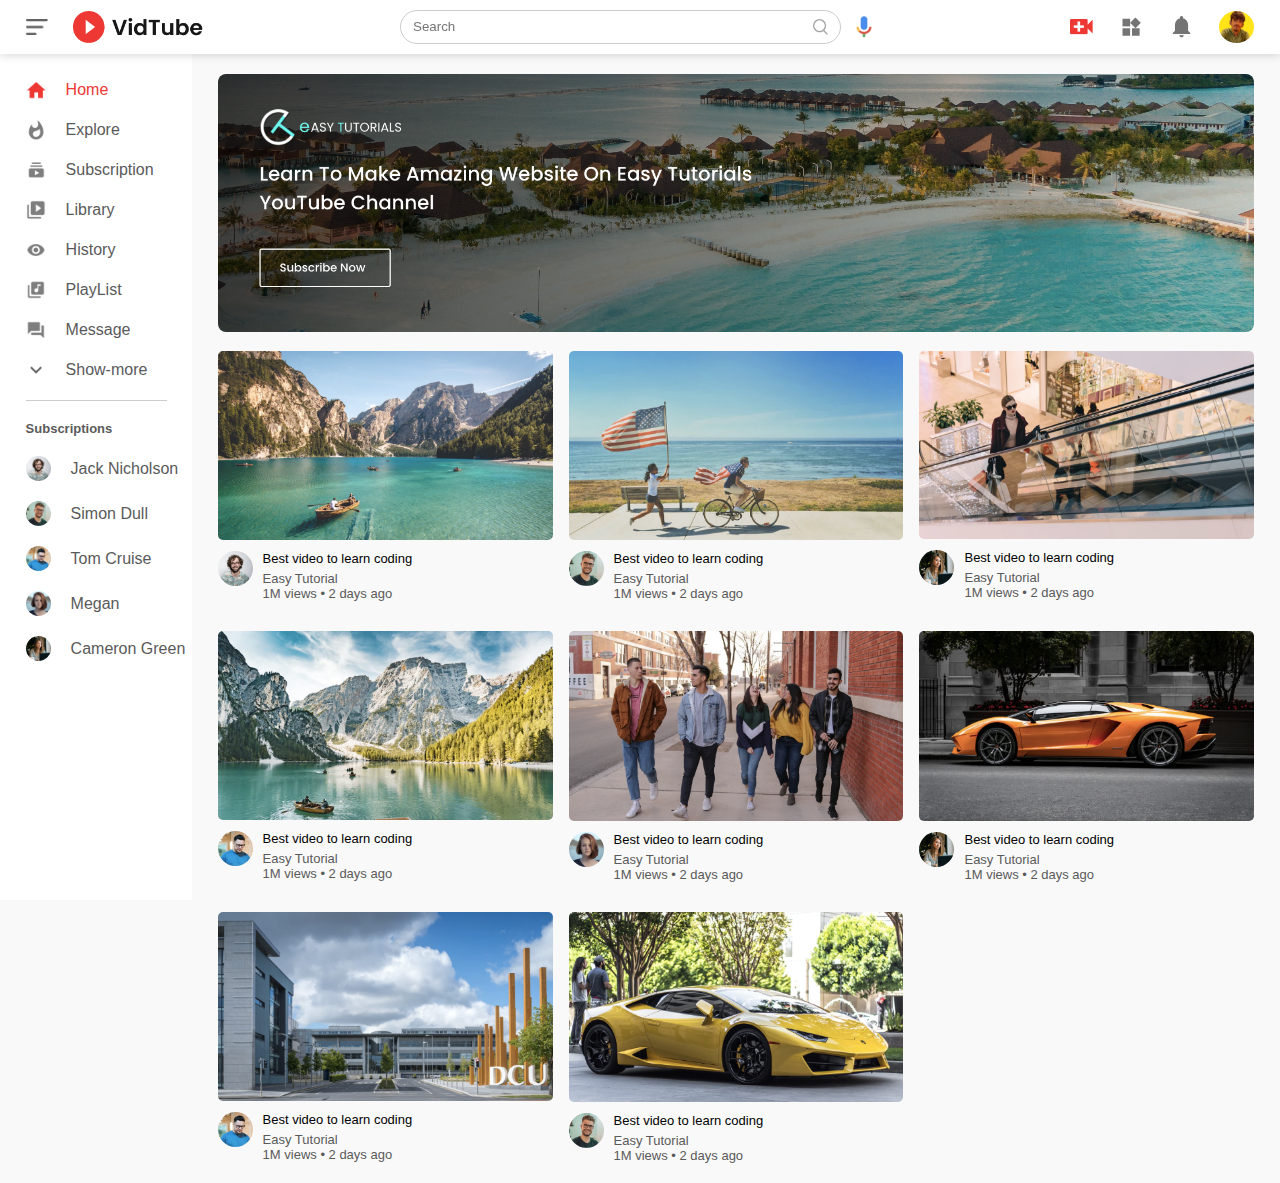
<file: index.html>
<!DOCTYPE html>
<html lang="en">
<head>
    <meta charset="UTF-8">
    <meta name="viewport" content="width=device-width, initial-scale=1.0">
    <title>Youtube</title>
    <link rel="stylesheet" href="style.css">
</head>
<body>
    <nav class="flex-div">
        <div class="nav-left flex-div">
            <img src="images/menu.png" class="menu-icon">
            <img src="images/logo.png" class="logo">
        </div>

        <div class="nav-middle flex-div">
            <div class="search-box flex-div">
                <input type="text" placeholder="Search">
                <img src="images/search.png">
            </div>
            <img src="images/voice-search.png" class="mic-icon">
        </div>

        <div class="nav-right flex-div">
            <img src="images/upload.png">
            <img src="images/more.png">
            <img src="images/notification.png">
            <img src="images/LW.jpg" class="user-icon">
        </div>
    </nav>

    <!-- ..................SideBar.................................... -->

    <div class="sidebar">
        <div class="shortcut-link">
            <a href=""><img src="images/home.png"><p>Home</p></a>
            <a href=""><img src="images/explore.png"><p>Explore</p></a>
            <a href=""><img src="images/subscriprion.png"><p>Subscription</p></a>
            <a href=""><img src="images/library.png"><p>Library</p></a>
            <a href=""><img src="images/history.png"><p>History</p></a>
            <a href=""><img src="images/playlist.png"><p>PlayList</p></a>
            <a href=""><img src="images/messages.png"><p>Message</p></a>
            <a href=""><img src="images/show-more.png"><p>Show-more</p></a>
            <hr>
        </div>
        <div class="subscribed-list">
            <h3>Subscriptions</h3>
            <a href=""><img src="images/Jack.png"><p>Jack Nicholson</p></a>
            <a href=""><img src="images/simon.png"><p>Simon Dull</p></a>
            <a href=""><img src="images/tom.png"><p>Tom Cruise</p></a>
            <a href=""><img src="images/megan.png"><p>Megan</p></a>
            <a href=""><img src="images/cameron.png"><p>Cameron Green</p></a>
        </div>
    </div>



    <!-- .........................main Section ...................... -->

    <div class="container">
        <div class="banner">
            <img src="images/banner.png">
        </div>

        <div class="list-container">
            <div class="vid-list">
                <a href="playvideo.html"><img src="images/thumbnail1.png" class="thumbnail"></a>
                <div class="flex-div">
                    <img src="images/Jack.png">
                    <div class="vid-info">
                        <a href="playvideo.html">Best video to learn coding</a>
                        <p>Easy Tutorial</p>
                        <p>1M views &bull; 2 days ago</p>
                    </div>
                </div>
            </div>

            <div class="vid-list">
                <a href="playvideo.html"><img src="images/thumbnail2.png" class="thumbnail"></a>
                <div class="flex-div">
                    <img src="images/simon.png">
                    <div class="vid-info">
                        <a href="">Best video to learn coding</a>
                        <p>Easy Tutorial</p>
                        <p>1M views &bull; 2 days ago</p>
                    </div>
                </div>
            </div>

            <div class="vid-list">
                <a href="playvideo.html"><img src="images/thumbnail3.png" class="thumbnail"></a>
                <div class="flex-div">
                    <img src="images/cameron.png">
                    <div class="vid-info">
                        <a href="">Best video to learn coding</a>
                        <p>Easy Tutorial</p>
                        <p>1M views &bull; 2 days ago</p>
                    </div>
                </div>
            </div>

            <div class="vid-list">
                <a href="playvideo.html"><img src="images/thumbnail4.png" class="thumbnail"></a>
                <div class="flex-div">
                    <img src="images/tom.png">
                    <div class="vid-info">
                        <a href="">Best video to learn coding</a>
                        <p>Easy Tutorial</p>
                        <p>1M views &bull; 2 days ago</p>
                    </div>
                </div>
            </div>

            <div class="vid-list">
                <a href="playvideo.html"><img src="images/thumbnail5.png" class="thumbnail"></a>
                <div class="flex-div">
                    <img src="images/megan.png">
                    <div class="vid-info">
                        <a href="">Best video to learn coding</a>
                        <p>Easy Tutorial</p>
                        <p>1M views &bull; 2 days ago</p>
                    </div>
                </div>
            </div>

            <div class="vid-list">
                <a href="playvideo.html"><img src="images/thumbnail6.png" class="thumbnail"></a>
                <div class="flex-div">
                    <img src="images/cameron.png">
                    <div class="vid-info">
                        <a href="">Best video to learn coding</a>
                        <p>Easy Tutorial</p>
                        <p>1M views &bull; 2 days ago</p>
                    </div>
                </div>
            </div>

            <div class="vid-list">
                <a href="playvideo.html"><img src="images/thumbnail7.png" class="thumbnail"></a>
                <div class="flex-div">
                    <img src="images/tom.png">
                    <div class="vid-info">
                        <a href="">Best video to learn coding</a>
                        <p>Easy Tutorial</p>
                        <p>1M views &bull; 2 days ago</p>
                    </div>
                </div>
            </div>

            <div class="vid-list">
                <a href="playvideo.html"><img src="images/thumbnail8.png" class="thumbnail"></a>
                <div class="flex-div">
                    <img src="images/simon.png">
                    <div class="vid-info">
                        <a href="">Best video to learn coding</a>
                        <p>Easy Tutorial</p>
                        <p>1M views &bull; 2 days ago</p>
                    </div>
                </div>
            </div>
        </div>
    </div>

    <script src="script.js"></script>
</body>
</html>
</file>
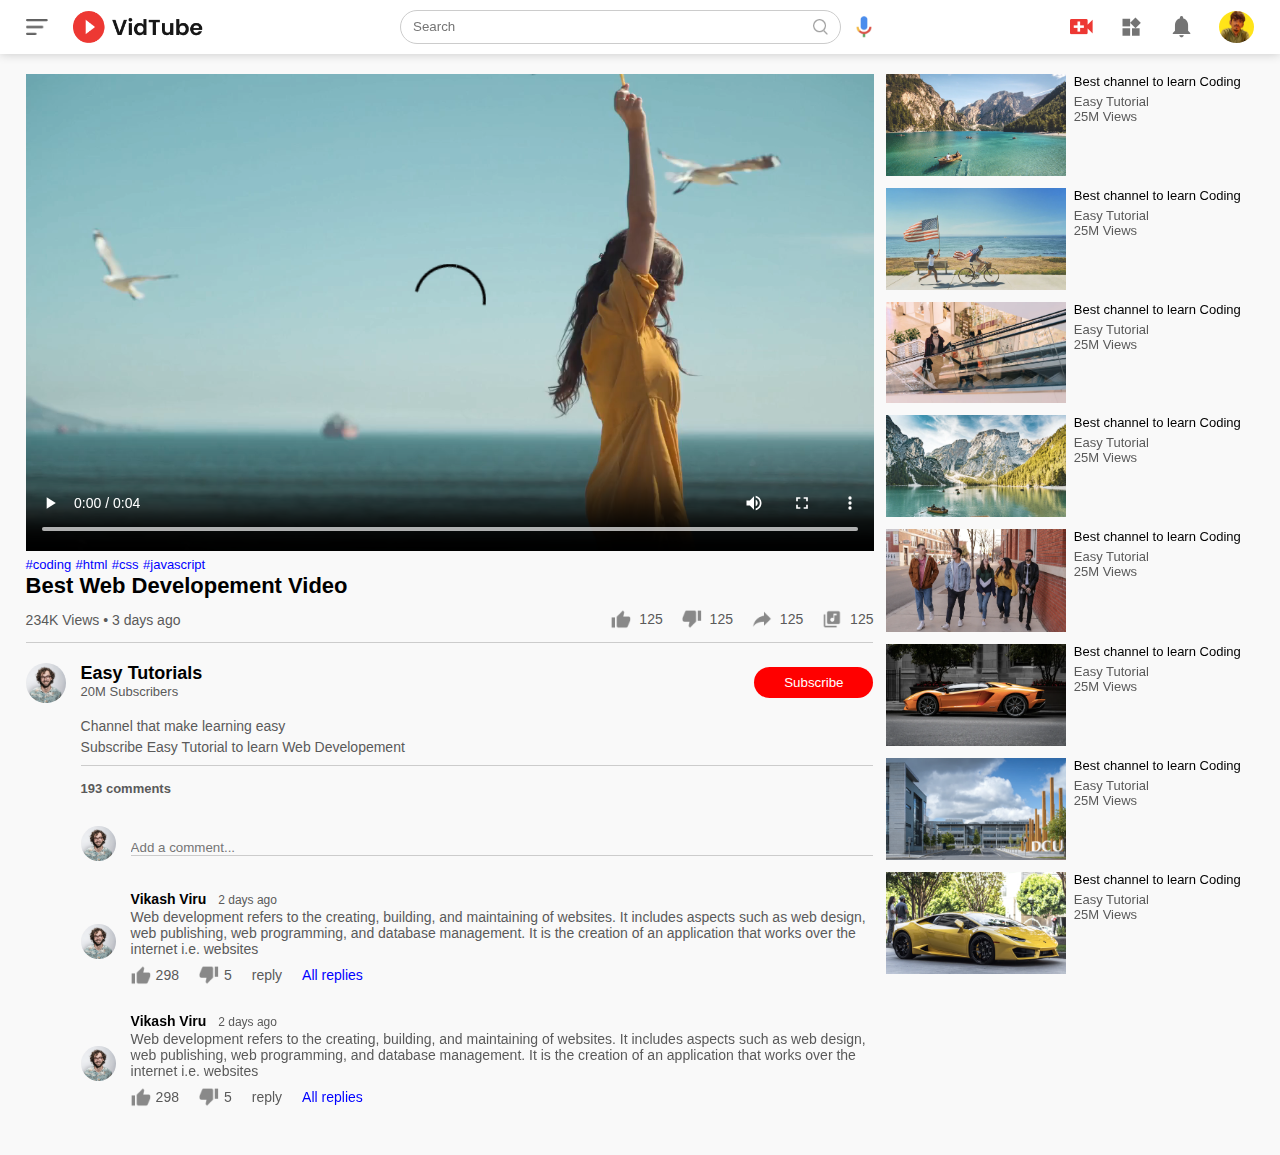
<file: playvideo.html>
<!DOCTYPE html>
<html lang="en">

<head>
    <meta charset="UTF-8">
    <meta name="viewport" content="width=device-width, initial-scale=1.0">
    <title>Play Video</title>
    <link rel="stylesheet" href="style.css">
</head>

<body>
    <!-- ....Navbar..... -->
    <nav class="flex-div">
        <div class="nav-left flex-div">
            <img src="images/menu.png" class="menu-icon">
            <img src="images/logo.png" class="logo">
        </div>

        <div class="nav-middle flex-div">
            <div class="search-box flex-div">
                <input type="text" placeholder="Search">
                <img src="images/search.png">
            </div>
            <img src="images/voice-search.png" class="mic-icon">
        </div>

        <div class="nav-right flex-div">
            <img src="images/upload.png">
            <img src="images/more.png">
            <img src="images/notification.png">
            <img src="images/LW.jpg" class="user-icon">
        </div>
    </nav>

    <!-- ......Play Video Page...... -->

    <div class="container play-container">
        <div class="row">
            <div class="play-video">
                <video controls autoplay>
                    <source src="images/video.mp4" type="video/mp4">
                </video>

                <div class="tags">
                    <a href="">#coding</a> <a href="">#html</a> <a href="">#css</a> <a href="">#javascript</a>
                </div>
                <h3>Best Web Developement Video</h3>

                <div class="play-video-info">
                    <p> 234K Views &bull; 3 days ago</p>
                    <div>
                        <a href=""><img src="images/like.png">125</a>
                        <a href=""><img src="images/dislike.png">125</a>
                        <a href=""><img src="images/share.png">125</a>
                        <a href=""><img src="images/save.png">125</a>
                    </div>
                </div>
                <hr>
                <div class="publisher">
                    <img src="images/Jack.png">
                    <div>
                        <p>Easy Tutorials</p>
                        <span>20M Subscribers</span>
                    </div>
                    <button type="button">Subscribe</button>
                </div>
                <div class="vid-description">
                    <p>Channel that make learning easy</p>
                    <p>Subscribe Easy Tutorial to learn Web Developement</p>
                    <hr>
                    <h4>193 comments</h4>

                    <div class="add-comment">
                        <img src="images/Jack.png">
                        <input type="text" placeholder="Add a comment...">
                    </div>

                    <div class="old-comment">
                        <img src="images/Jack.png">
                        <div>
                            <h3>Vikash Viru <span> 2 days ago</span></h3>
                            <p>Web development refers to the creating, building, and maintaining of websites. It
                                includes aspects such as web design, web publishing, web programming, and database
                                management. It is the creation of an application that works over the internet i.e.
                                websites</p>

                            <div class="comment-action">
                                <img src="images/like.png">
                                <span>298</span>
                                <img src="images/dislike.png">
                                <span>5</span>
                                <span>reply</span>
                                <a href="">All replies</a>
                            </div>
                        </div>
                    </div>

                    <div class="old-comment">
                        <img src="images/Jack.png">
                        <div>
                            <h3>Vikash Viru <span> 2 days ago</span></h3>
                            <p>Web development refers to the creating, building, and maintaining of websites. It
                                includes aspects such as web design, web publishing, web programming, and database
                                management. It is the creation of an application that works over the internet i.e.
                                websites</p>

                            <div class="comment-action">
                                <img src="images/like.png">
                                <span>298</span>
                                <img src="images/dislike.png">
                                <span>5</span>
                                <span>reply</span>
                                <a href="">All replies</a>
                            </div>
                        </div>
                    </div>
                    
                </div>
            </div>
            <div class="rightsidebar">
                <div class="side-video-list">
                    <a href="" class="small-thumbnail"><img src="images/thumbnail1.png"></a>
                    <div class="vid-info">
                        <a href="">Best channel to learn Coding</a>
                        <p>Easy Tutorial</p>
                        <p> 25M Views</p>
                    </div>
                </div>

                <div class="side-video-list">
                    <a href="" class="small-thumbnail"><img src="images/thumbnail2.png"></a>
                    <div class="vid-info">
                        <a href="">Best channel to learn Coding</a>
                        <p>Easy Tutorial</p>
                        <p> 25M Views</p>
                    </div>
                </div>

                <div class="side-video-list">
                    <a href="" class="small-thumbnail"><img src="images/thumbnail3.png"></a>
                    <div class="vid-info">
                        <a href="">Best channel to learn Coding</a>
                        <p>Easy Tutorial</p>
                        <p> 25M Views</p>
                    </div>
                </div>

                <div class="side-video-list">
                    <a href="" class="small-thumbnail"><img src="images/thumbnail4.png"></a>
                    <div class="vid-info">
                        <a href="">Best channel to learn Coding</a>
                        <p>Easy Tutorial</p>
                        <p> 25M Views</p>
                    </div>
                </div>

                <div class="side-video-list">
                    <a href="" class="small-thumbnail"><img src="images/thumbnail5.png"></a>
                    <div class="vid-info">
                        <a href="">Best channel to learn Coding</a>
                        <p>Easy Tutorial</p>
                        <p> 25M Views</p>
                    </div>
                </div>

                <div class="side-video-list">
                    <a href="" class="small-thumbnail"><img src="images/thumbnail6.png"></a>
                    <div class="vid-info">
                        <a href="">Best channel to learn Coding</a>
                        <p>Easy Tutorial</p>
                        <p> 25M Views</p>
                    </div>
                </div>

                <div class="side-video-list">
                    <a href="" class="small-thumbnail"><img src="images/thumbnail7.png"></a>
                    <div class="vid-info">
                        <a href="">Best channel to learn Coding</a>
                        <p>Easy Tutorial</p>
                        <p> 25M Views</p>
                    </div>
                </div>

                <div class="side-video-list">
                    <a href="" class="small-thumbnail"><img src="images/thumbnail8.png"></a>
                    <div class="vid-info">
                        <a href="">Best channel to learn Coding</a>
                        <p>Easy Tutorial</p>
                        <p> 25M Views</p>
                    </div>
                </div>


            </div>


        </div>
    </div>
</body>

</html>
</file>
<file: style.css>
* {
    margin: 0;
    padding: 0;
    font-family: sans-serif,serif;
    box-sizing: border-box;
}

a {
    text-decoration: none;
    color: #5a5a5a;
}

img {
    cursor: pointer;
}

.flex-div {
    display: flex;
    align-items: center;
}

body {
    overflow-x: hidden;
}
nav {
    padding: 10px 2%;
    justify-content: space-between;
    box-shadow: 0 0 10px rgba(0, 0, 0, 0.2);
    background: #fff;
    position: sticky;
    top: 0;
    z-index: 10; 
}

.nav-right img {
    width: 25px;
    margin-right: 25px;
}

.nav-right .user-icon {
    width: 35px;
    margin-right: 0px;
    border-radius: 50%; 

}

.nav-left .menu-icon {
    width: 22px;
    margin-right: 25px;
}

.nav-left .logo {
    width: 130px;
}

.nav-middle .mic-icon {
    width: 16px;
}

.nav-middle .search-box {
    border: 1px solid #ccc;
    margin-right: 15px;
    padding: 8px 12px;
    border-radius: 25px;
}

.nav-middle .search-box input {
    width: 400px;
    border: 0;
    outline: 0;
    background: transparent;
}

.nav-middle .search-box img {
    width: 15px;
}


/* ...............Side-Bar...................... */

.sidebar {
    background: #fff;
    width: 15%;
    height: 100vh;
    position: fixed;
    top: 0;
    padding-left: 2%;
    padding-top: 80px;
}

.shortcut-link a img{
    width: 20px;
    margin-right: 20px;
}

.shortcut-link a {
    display: flex;
    align-items: center;
    margin-bottom: 20px;
    width: fit-content;
    flex-wrap: wrap;
}

.shortcut-link a:first-child {
    color: #ed3833;
}

.sidebar hr {
    border: 0;
    height: 1px;
    background: #ccc;
    width: 85%;
}

.subscribed-list h3 {
    font-size: 13px;
    margin: 20px 0px;
    color: #5a5a5a;
}

.subscribed-list a {
    display: flex;
    align-items: center;
    margin-bottom: 20px;
    width: fit-content;
    flex-wrap: wrap;
}

.subscribed-list a img {
    width: 25px;
    border-radius: 50%;
    margin-right: 20px;
}

.small-sidebar {
    width: 5%;
}

.small-sidebar a p {
    display: none;
}

.small-sidebar h3 {
    display: none;
}

.small-sidebar hr {
    width: 50%;
    margin-bottom: 25px;
}

/* .......Main Section........ */


.container {
    background: #f9f9f9;
    padding-left: 17%;
    padding-right: 2%;
    padding-top: 20px;
    padding-bottom: 20px;
}

.large-container {
    padding-left: 7%;
}

.banner {
    width: 100%;
}

.banner img {
    width: 100%;
    border-radius: 8px;
}


.list-container {
    display: grid;
    grid-template-columns: repeat(auto-fit, minmax(250px, 1fr));
    grid-column-gap: 16px;
    grid-row-gap: 30px;
    margin-top: 15px;
}

.vid-list .thumbnail {
    width: 100%;
    border-radius: 5px;
}

.vid-list .flex-div {
    align-items: flex-start;
    margin-top: 7px;
}

.vid-list .flex-div img {
    width: 35px;
    margin-right: 10px;
    border-radius: 50%;
}

.vid-info {
    color: #5a5a5a;
    font-size: 13px;
}

.vid-info a {
    color: #000;
    font-weight: 600px;
    display: block;
    margin-bottom: 5px;
}


/* ......Media Query to make responsive....... */

@media (max-width: 900px) {
    .menu-icon {
        display: none;
    }
    .sidebar {
        display: none;
    }
    .container, .large-container {
        padding-left: 5%;
        padding-right: 5%;
    }

    .nav-right img {
        display: none;
    }

    .nav-right .user-icon {
        display: block;
        width: 30px;
    }

    .nav-middle .search-box input {
        width: 100px;
    }

    .nav-middle .mic-icon {
        display: none;
    }

    .logo {
        width: 90px;
    }

    body {
        overflow-x: hidden;
    }
}

/* 
............. Play Video Page ............ */

.play-container {
    padding-left: 2%;
}

.row {
    display: flex;
    justify-content: space-between;
    flex-wrap: wrap;
}
.play-video {
    flex-basis: 69%;
}
.rightsidebar {
    flex-basis: 30%;
}
.play-video video {
    width: 100%;
}


.side-video-list {
    display: flex;
    justify-content: space-between;
    margin-bottom: 8px;
}
.side-video-list img {
    width: 100%;
}

.side-video-list .small-thumbnail {
    flex-basis: 49%;
}

.side-video-list .vid-info {
    flex-basis: 49%;
}

.play-video .tags a {
    color: #0000ff;
    font-size: 13px;
}

.play-video h3 {
    font-weight: 600;
    font-size: 22px;
}

.play-video .play-video-info {
    display: flex;
    align-items: center;
    justify-content: space-between;
    flex-wrap: wrap;
    margin-top: 10px;
    font-size: 14px;
    color: #5a5a5a; 
}

.play-video .play-video-info img {
    width: 20px;
    margin-right: 8px;
}

.play-video .play-video-info a {
    display: inline-flex;
    align-items: center;
    margin-left: 15px;
}

.play-video hr {
    border: 0;
    height: 1px;
    background: #ccc;
    margin: 10px 0px;
}

.publisher {
    display: flex;
    align-items: center;
    margin-top: 20px;
}

.publisher div {
    flex:1;
    line-height: 18px;
}

.publisher img {
    width: 40px;
    border-radius: 50%;
    margin-right: 15px;
}

.publisher div p {
    color: #000;
    font-weight: 600;
    font-size: 18px;
}

.publisher div span {
    font-size: 13px;
    color: #5a5a5a;
}

.publisher button {
    background: red;
    color: #fff;
    padding: 8px 30px;
    border: 0;
    outline: 0;
    cursor: pointer;
    border-radius: 25px;
}


.vid-description {
    padding-left: 55px;
    margin: 15px 0px;
}


.vid-description p {
    font-size: 14px;
    margin-bottom: 5px;
    color: #5a5a5a;
}

.vid-description h4 {
    font-size: 13px;
    color: #5a5a5a;
    margin-top: 15px;
}

.add-comment {
    display: flex;
    align-items: center;
    margin: 30px 0px;
}

.add-comment img {
    width: 35px;
    border-radius: 50%;
    margin-right: 15px;
}

.add-comment input {
    border: 0;
    outline: 0;
    border-bottom: 1px solid #ccc;
    width: 100%;
    padding-top: 10px;
    background: transparent;
}

.old-comment {
    display: flex;
    align-items: center;
    margin: 20px 0;
}

.old-comment img {
    width: 35px;
    border-radius: 50%;
    margin-right: 15px;
}

.old-comment h3 {
    font-size: 14px;
    margin-bottom: 2px;
}

.old-comment h3 span {
    font-size:12px;
    color: #5a5a5a;
    font-weight: 500;
    margin-left: 8px;
}

.old-comment .comment-action {
    display: flex;
    align-items: center;
    margin: 8px 0;
    font-size: 14px;
}

.old-comment .comment-action img {
    border-radius: 0px;
    width: 20px;
    margin-right: 5px;
}

.old-comment .comment-action span {
    margin-right: 20px;
    color: #5a5a5a;
} 

.old-comment .comment-action a {
    color: #0000ff;
} 


@media(max-width:900px) {
    .play-video {
        flex-basis: 100%;
    }
    .rightsidebar {
        flex-basis: 100%;
    }
    .play-container {
        padding-left: 5%;
    }
    .vid-description {
        padding-left: 0;
    }

    .play-video .play-video-info a {
        margin-left: 0;
        margin-right: 15px;
        margin-top: 15px;
    }
}
</file>
